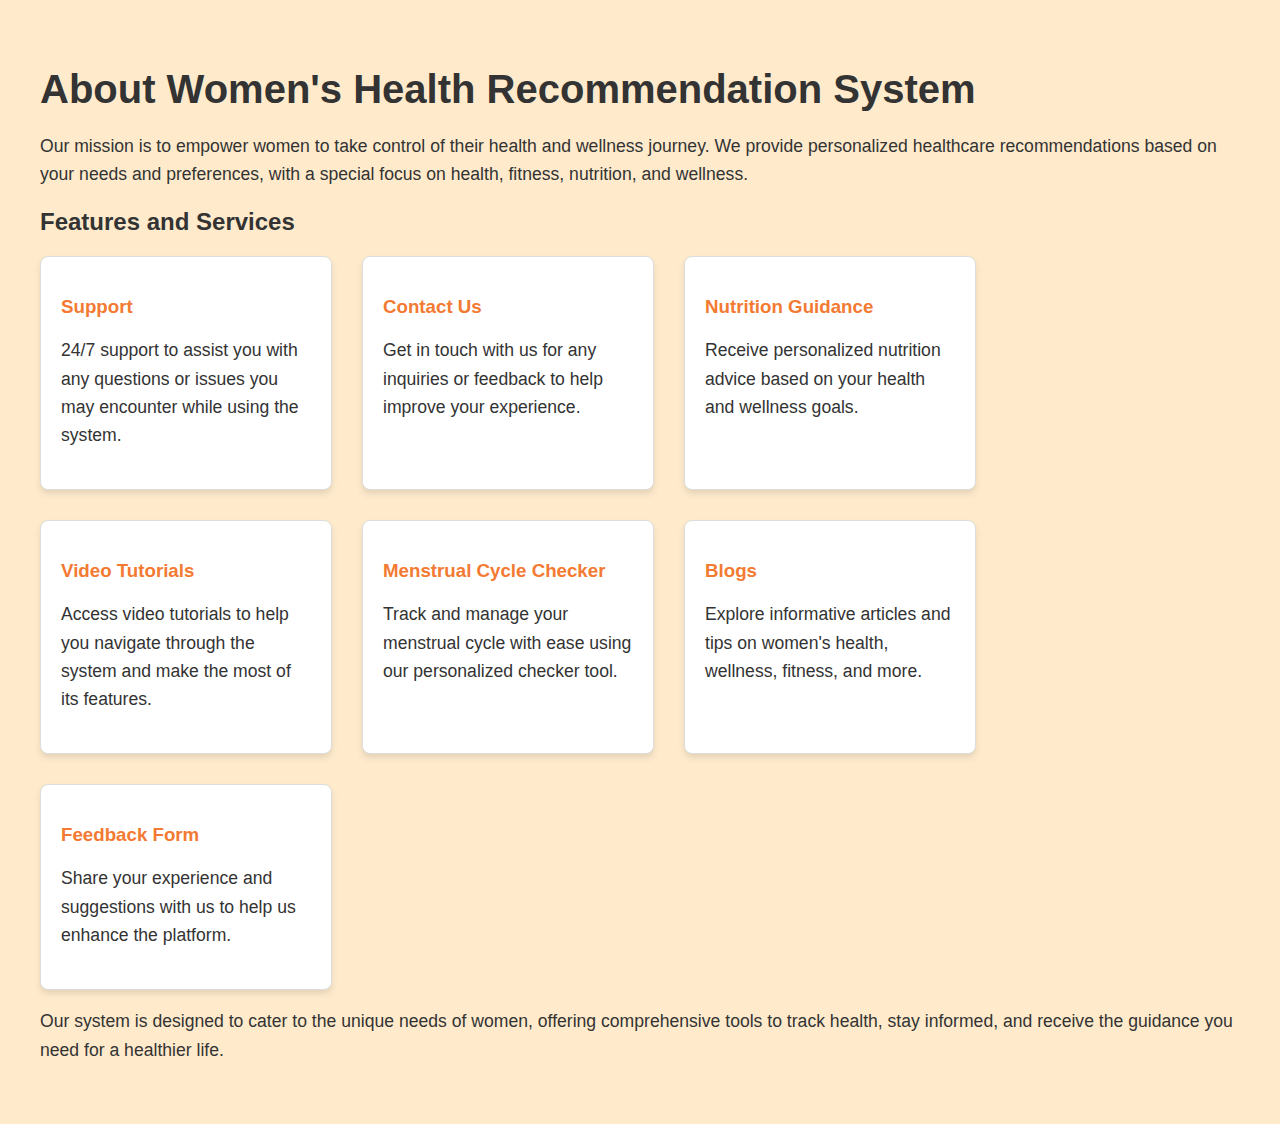
<file: about.html>
<!DOCTYPE html>
<html lang="en">
<head>
    <meta charset="UTF-8">
    <meta name="viewport" content="width=device-width, initial-scale=1.0">
    <title>About - Women's Health Recommendation System</title>
    <style>
        body {
            font-family: Arial, sans-serif;
            background-color: #FFEBCC; /* Light orange background */
            color: #333;
            margin: 0;
            padding: 0;
        }

        nav {
            background-color: #fff;
            padding: 10px 20px;
            border-bottom: 2px solid #ddd;
        }

        .navbar-items ul {
            list-style-type: none;
            margin: 0;
            padding: 0;
            display: flex;
            justify-content: flex-start;
        }

        .navbar-items ul li {
            margin-right: 20px;
        }

        .navbar-items ul li a {
            text-decoration: none;
            color: #333;
            font-weight: bold;
        }

        .navbar-items ul li a:hover {
            color: #f37a32;
        }

        .about-content {
            padding: 40px;
        }

        .about-content h1 {
            font-size: 2.5em;
            margin-bottom: 20px;
        }

        .about-content p {
            font-size: 1.1em;
            line-height: 1.6;
            margin-bottom: 20px;
        }

        .features {
            display: flex;
            flex-wrap: wrap;
            gap: 30px;
        }

        .feature-item {
            background-color: #fff;
            border: 1px solid #ddd;
            border-radius: 8px;
            padding: 20px;
            width: 250px;
            box-shadow: 0 4px 6px rgba(0, 0, 0, 0.1);
        }

        .feature-item h3 {
            color: #f37a32;
        }

        footer {
            text-align: center;
            background-color: #fff;
            padding: 10px;
            border-top: 2px solid #ddd;
            position: absolute;
            bottom: 0;
            width: 100%;
        }
    </style>
</head>
<body>


    <section class="about-content">
        <h1>About Women's Health Recommendation System</h1>
        <p>Our mission is to empower women to take control of their health and wellness journey. We provide personalized healthcare recommendations based on your needs and preferences, with a special focus on health, fitness, nutrition, and wellness.</p>

        <h2>Features and Services</h2>
        <div class="features">
            <div class="feature-item">
                <h3>Support</h3>
                <p>24/7 support to assist you with any questions or issues you may encounter while using the system.</p>
            </div>
            <div class="feature-item">
                <h3>Contact Us</h3>
                <p>Get in touch with us for any inquiries or feedback to help improve your experience.</p>
            </div>
            <div class="feature-item">
                <h3>Nutrition Guidance</h3>
                <p>Receive personalized nutrition advice based on your health and wellness goals.</p>
            </div>
            <div class="feature-item">
                <h3>Video Tutorials</h3>
                <p>Access video tutorials to help you navigate through the system and make the most of its features.</p>
            </div>
            <div class="feature-item">
                <h3>Menstrual Cycle Checker</h3>
                <p>Track and manage your menstrual cycle with ease using our personalized checker tool.</p>
            </div>
            <div class="feature-item">
                <h3>Blogs</h3>
                <p>Explore informative articles and tips on women's health, wellness, fitness, and more.</p>
            </div>
            <div class="feature-item">
                <h3>Feedback Form</h3>
                <p>Share your experience and suggestions with us to help us enhance the platform.</p>
            </div>
        </div>

        <p>Our system is designed to cater to the unique needs of women, offering comprehensive tools to track health, stay informed, and receive the guidance you need for a healthier life.</p>
    </section>


</body>
</html>
</file>
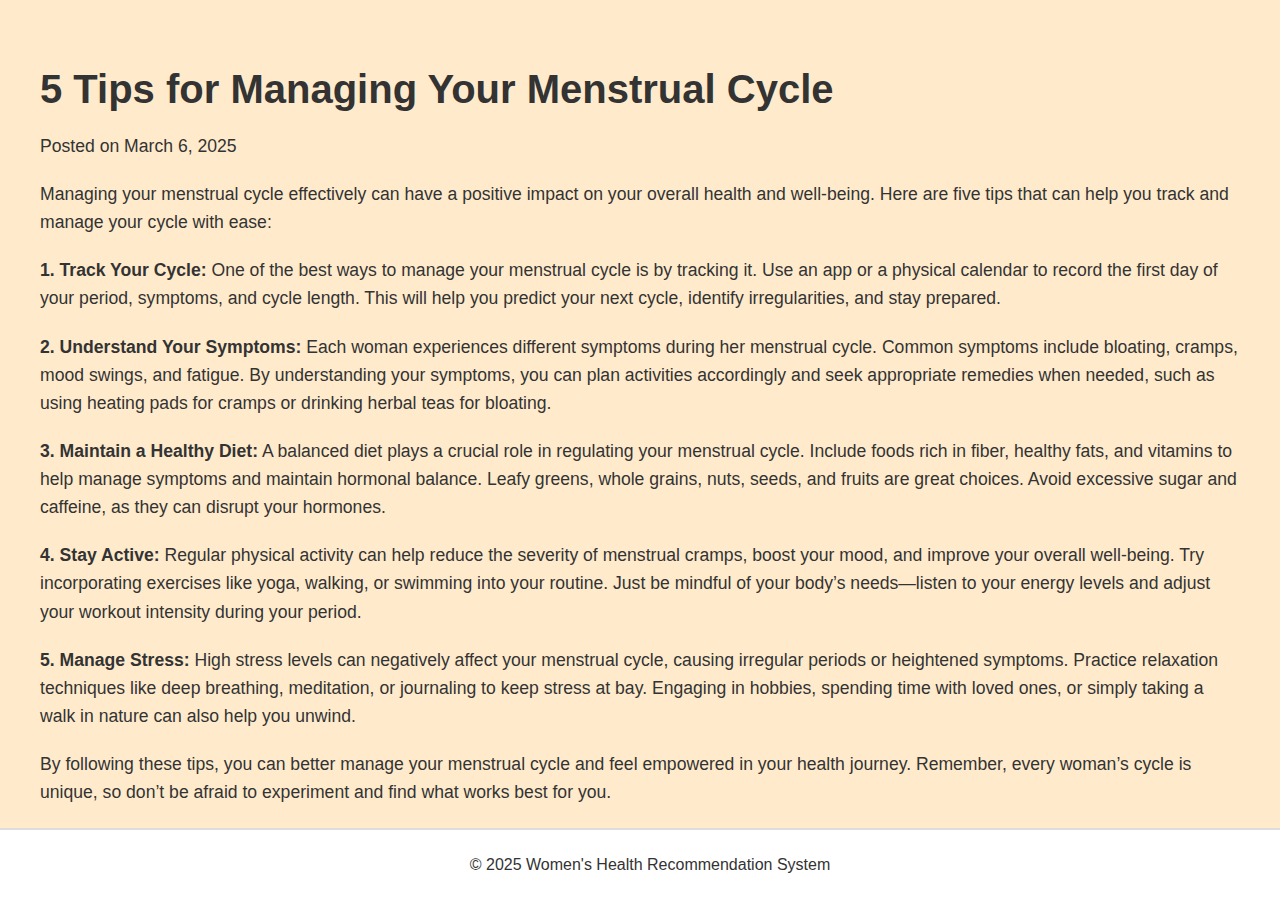
<file: blog.html>
<!DOCTYPE html>
<html lang="en">
<head>
    <meta charset="UTF-8">
    <meta name="viewport" content="width=device-width, initial-scale=1.0">
    <title>Blog - Women's Health Recommendation System</title>
    <style>
        body {
            font-family: Arial, sans-serif;
            background-color: #FFEBCC; /* Light orange background */
            color: #333;
            margin: 0;
            padding: 0;
        }

        nav {
            background-color: #fff;
            padding: 10px 20px;
            border-bottom: 2px solid #ddd;
        }

        .navbar-items ul {
            list-style-type: none;
            margin: 0;
            padding: 0;
            display: flex;
            justify-content: flex-start;
        }

        .navbar-items ul li {
            margin-right: 20px;
        }

        .navbar-items ul li a {
            text-decoration: none;
            color: #333;
            font-weight: bold;
        }

        .navbar-items ul li a:hover {
            color: #f37a32;
        }

        .blog-content {
            padding: 40px;
        }

        .blog-content h1 {
            font-size: 2.5em;
            margin-bottom: 20px;
        }

        .blog-content p {
            font-size: 1.1em;
            line-height: 1.6;
            margin-bottom: 20px;
        }

        .blog-content strong {
            font-weight: bold;
        }

        footer {
            text-align: center;
            background-color: #fff;
            padding: 10px;
            border-top: 2px solid #ddd;
            position: absolute;
            bottom: 0;
            width: 100%;
        }
    </style>
</head>
<body>


    <section class="blog-content">
        <h1>5 Tips for Managing Your Menstrual Cycle</h1>
        <p>Posted on March 6, 2025</p>
        <div class="blog-body">
            <p>Managing your menstrual cycle effectively can have a positive impact on your overall health and well-being. Here are five tips that can help you track and manage your cycle with ease:</p>

            <p><strong>1. Track Your Cycle:</strong> One of the best ways to manage your menstrual cycle is by tracking it. Use an app or a physical calendar to record the first day of your period, symptoms, and cycle length. This will help you predict your next cycle, identify irregularities, and stay prepared.</p>

            <p><strong>2. Understand Your Symptoms:</strong> Each woman experiences different symptoms during her menstrual cycle. Common symptoms include bloating, cramps, mood swings, and fatigue. By understanding your symptoms, you can plan activities accordingly and seek appropriate remedies when needed, such as using heating pads for cramps or drinking herbal teas for bloating.</p>

            <p><strong>3. Maintain a Healthy Diet:</strong> A balanced diet plays a crucial role in regulating your menstrual cycle. Include foods rich in fiber, healthy fats, and vitamins to help manage symptoms and maintain hormonal balance. Leafy greens, whole grains, nuts, seeds, and fruits are great choices. Avoid excessive sugar and caffeine, as they can disrupt your hormones.</p>

            <p><strong>4. Stay Active:</strong> Regular physical activity can help reduce the severity of menstrual cramps, boost your mood, and improve your overall well-being. Try incorporating exercises like yoga, walking, or swimming into your routine. Just be mindful of your body’s needs—listen to your energy levels and adjust your workout intensity during your period.</p>

            <p><strong>5. Manage Stress:</strong> High stress levels can negatively affect your menstrual cycle, causing irregular periods or heightened symptoms. Practice relaxation techniques like deep breathing, meditation, or journaling to keep stress at bay. Engaging in hobbies, spending time with loved ones, or simply taking a walk in nature can also help you unwind.</p>

            <p>By following these tips, you can better manage your menstrual cycle and feel empowered in your health journey. Remember, every woman’s cycle is unique, so don’t be afraid to experiment and find what works best for you.</p>
        </div>
    </section>

    <footer>
        <p>&copy; 2025 Women's Health Recommendation System</p>
    </footer>

</body>
</html>
</file>
